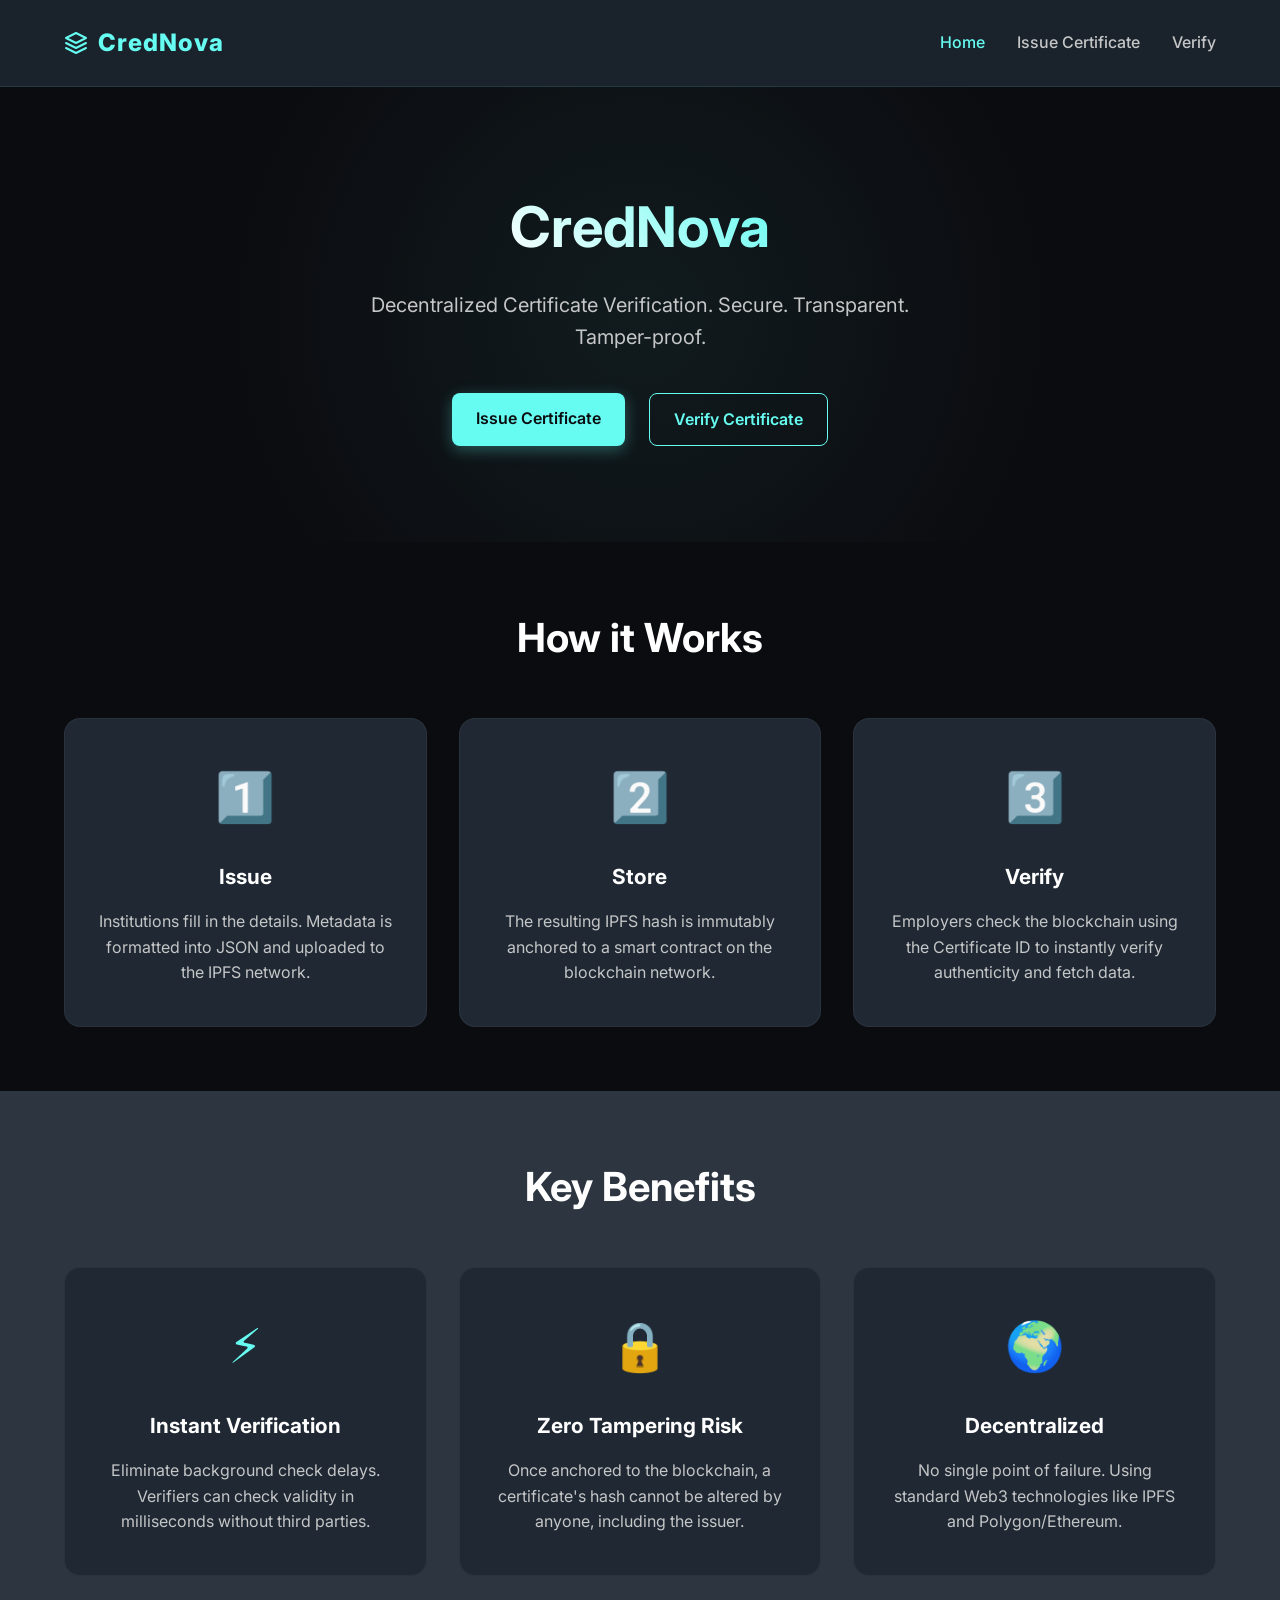
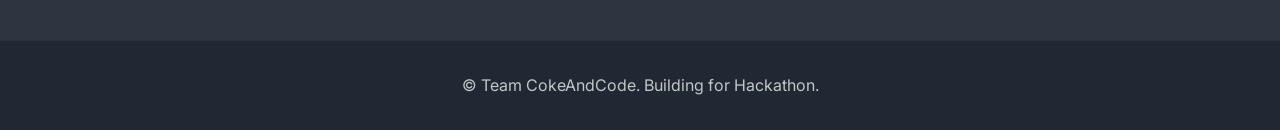
<file: client/index.html>
<!DOCTYPE html>
<html lang="en">
<head>
    <meta charset="UTF-8">
    <meta name="viewport" content="width=device-width, initial-scale=1.0">
    <title>CredNova | Decentralized Certificate Verification</title>
    <meta name="description" content="Secure, Transparent, and Tamper-proof digital certificate verification platform.">
    <link href="https://fonts.googleapis.com/css2?family=Inter:wght@400;500;600;700;800&display=swap" rel="stylesheet">
    <link rel="stylesheet" href="css/style.css">
</head>
<body>
    <nav class="navbar">
        <div class="brand">
            <svg width="24" height="24" viewBox="0 0 24 24" fill="none" stroke="currentColor" stroke-width="2" stroke-linecap="round" stroke-linejoin="round"><polygon points="12 2 2 7 12 12 22 7 12 2"></polygon><polyline points="2 17 12 22 22 17"></polyline><polyline points="2 12 12 17 22 12"></polyline></svg>
            CredNova
        </div>
        <div class="nav-links">
            <a href="index.html" class="active">Home</a>
            <a href="dashboard.html">Issue Certificate</a>
            <a href="verify.html">Verify</a>
        </div>
    </nav>

    <main class="hero">
        <h1>CredNova</h1>
        <p>Decentralized Certificate Verification. Secure. Transparent. Tamper-proof.</p>
        <div class="hero-btns">
            <a href="dashboard.html" class="btn btn-primary">Issue Certificate</a>
            <a href="verify.html" class="btn btn-secondary">Verify Certificate</a>
        </div>
    </main>

    <section class="section">
        <h2 class="section-title">How it Works</h2>
        <div class="grid-3">
            <div class="card">
                <div class="card-icon">1️⃣</div>
                <h3>Issue</h3>
                <p>Institutions fill in the details. Metadata is formatted into JSON and uploaded to the IPFS network.</p>
            </div>
            <div class="card">
                <div class="card-icon">2️⃣</div>
                <h3>Store</h3>
                <p>The resulting IPFS hash is immutably anchored to a smart contract on the blockchain network.</p>
            </div>
            <div class="card">
                <div class="card-icon">3️⃣</div>
                <h3>Verify</h3>
                <p>Employers check the blockchain using the Certificate ID to instantly verify authenticity and fetch data.</p>
            </div>
        </div>
    </section>

    <section class="section" style="background-color: var(--bg-surface-light);">
        <h2 class="section-title">Key Benefits</h2>
        <div class="grid-3">
            <div class="card">
                <div class="card-icon">⚡</div>
                <h3>Instant Verification</h3>
                <p>Eliminate background check delays. Verifiers can check validity in milliseconds without third parties.</p>
            </div>
            <div class="card">
                <div class="card-icon">🔒</div>
                <h3>Zero Tampering Risk</h3>
                <p>Once anchored to the blockchain, a certificate's hash cannot be altered by anyone, including the issuer.</p>
            </div>
            <div class="card">
                <div class="card-icon">🌍</div>
                <h3>Decentralized</h3>
                <p>No single point of failure. Using standard Web3 technologies like IPFS and Polygon/Ethereum.</p>
            </div>
        </div>
    </section>

    <footer>
        <p>&copy; Team CokeAndCode. Building for Hackathon.</p>
    </footer>
</body>
</html>
</file>
<file: client/css/style.css>
:root {
  --bg-main: #0b0c10;
  --bg-surface: #1f2833;
  --bg-surface-light: #2c3540;
  --text-main: #c5c6c7;
  --text-light: #ffffff;
  --accent-color: #66fcf1;
  --accent-hover: #45a29e;
  --danger-color: #ff4b4b;
  --success-color: #00e676;
  --card-radius: 16px;
  --btn-radius: 8px;
  --transition: all 0.3s ease;
  --font-family: 'Inter', system-ui, -apple-system, sans-serif;
}

* {
  box-sizing: border-box;
  margin: 0;
  padding: 0;
}

body {
  font-family: var(--font-family);
  background-color: var(--bg-main);
  color: var(--text-main);
  line-height: 1.6;
  min-height: 100vh;
  display: flex;
  flex-direction: column;
}

/* Typography */
h1, h2, h3, h4 {
  color: var(--text-light);
  font-weight: 700;
}

a {
  color: var(--accent-color);
  text-decoration: none;
  transition: var(--transition);
}

a:hover {
  text-shadow: 0 0 8px rgba(102, 252, 241, 0.6);
}

/* Navbar */
.navbar {
  display: flex;
  justify-content: space-between;
  align-items: center;
  padding: 1.5rem 5%;
  background: rgba(31, 40, 51, 0.8);
  backdrop-filter: blur(10px);
  border-bottom: 1px solid rgba(102, 252, 241, 0.1);
  position: sticky;
  top: 0;
  z-index: 100;
}

.brand {
  font-size: 1.5rem;
  font-weight: 800;
  color: var(--accent-color);
  letter-spacing: 1px;
  display: flex;
  align-items: center;
  gap: 10px;
}

.nav-links {
  display: flex;
  gap: 2rem;
  align-items: center;
}

.nav-links a {
  color: var(--text-main);
  font-weight: 500;
}

.nav-links a:hover, .nav-links a.active {
  color: var(--accent-color);
}

/* Buttons */
.btn {
  display: inline-block;
  padding: 0.8rem 1.5rem;
  border-radius: var(--btn-radius);
  font-weight: 600;
  cursor: pointer;
  border: none;
  transition: var(--transition);
  text-align: center;
  font-size: 1rem;
}

.btn-primary {
  background-color: var(--accent-color);
  color: var(--bg-main);
  box-shadow: 0 4px 15px rgba(102, 252, 241, 0.3);
}

.btn-primary:hover {
  background-color: var(--text-light);
  box-shadow: 0 6px 20px rgba(102, 252, 241, 0.5);
  transform: translateY(-2px);
}

.btn-secondary {
  background-color: transparent;
  color: var(--accent-color);
  border: 1px solid var(--accent-color);
}

.btn-secondary:hover {
  background-color: rgba(102, 252, 241, 0.1);
  transform: translateY(-2px);
}

.btn:disabled {
  opacity: 0.5;
  cursor: not-allowed;
  transform: none;
  box-shadow: none;
}

/* Hero Section */
.hero {
  flex: 1;
  display: flex;
  flex-direction: column;
  justify-content: center;
  align-items: center;
  text-align: center;
  padding: 6rem 1rem;
  background: radial-gradient(circle at center, rgba(69, 162, 158, 0.1) 0%, transparent 60%);
}

.hero h1 {
  font-size: 3.5rem;
  margin-bottom: 1rem;
  background: -webkit-linear-gradient(45deg, var(--text-light), var(--accent-color));
  -webkit-background-clip: text;
  -webkit-text-fill-color: transparent;
}

.hero p {
  font-size: 1.25rem;
  max-width: 600px;
  margin-bottom: 2.5rem;
  color: var(--text-main);
}

.hero-btns {
  display: flex;
  gap: 1.5rem;
}

/* Info Sections (How it works & Benefits) */
.section {
  padding: 4rem 5%;
}

.section-title {
  text-align: center;
  font-size: 2.5rem;
  margin-bottom: 3rem;
  color: var(--text-light);
}

.grid-3 {
  display: grid;
  grid-template-columns: repeat(auto-fit, minmax(280px, 1fr));
  gap: 2rem;
}

.card {
  background-color: var(--bg-surface);
  border-radius: var(--card-radius);
  padding: 2.5rem 2rem;
  text-align: center;
  border: 1px solid rgba(255, 255, 255, 0.05);
  transition: var(--transition);
  position: relative;
  overflow: hidden;
}

.card::before {
  content: '';
  position: absolute;
  top: 0; left: 0; right: 0; height: 3px;
  background: linear-gradient(90deg, var(--accent-hover), var(--accent-color));
  opacity: 0;
  transition: var(--transition);
}

.card:hover {
  transform: translateY(-10px);
  box-shadow: 0 15px 30px rgba(0,0,0,0.4);
  border-color: rgba(102, 252, 241, 0.2);
}

.card:hover::before {
  opacity: 1;
}

.card-icon {
  font-size: 3rem;
  color: var(--accent-color);
  margin-bottom: 1.5rem;
}

.card h3 {
  margin-bottom: 1rem;
  font-size: 1.3rem;
}

/* Form Styles for Dashboard / Verify */
.form-container {
  max-width: 600px;
  margin: 4rem auto;
  background-color: var(--bg-surface);
  padding: 3rem;
  border-radius: var(--card-radius);
  box-shadow: 0 10px 30px rgba(0, 0, 0, 0.3);
  border: 1px solid rgba(255,255,255,0.05);
}

.form-group {
  margin-bottom: 1.5rem;
  text-align: left;
}

.form-group label {
  display: block;
  margin-bottom: 0.5rem;
  font-weight: 500;
  color: var(--text-light);
}

.form-control {
  width: 100%;
  padding: 0.8rem 1rem;
  background-color: var(--bg-main);
  border: 1px solid rgba(255,255,255,0.1);
  border-radius: var(--btn-radius);
  color: var(--text-light);
  font-size: 1rem;
  font-family: var(--font-family);
  transition: var(--transition);
}

.form-control:focus {
  outline: none;
  border-color: var(--accent-color);
  box-shadow: 0 0 0 2px rgba(102, 252, 241, 0.2);
}

.wallet-status {
  background: var(--bg-surface-light);
  padding: 1rem;
  border-radius: var(--btn-radius);
  margin-bottom: 2rem;
  display: flex;
  justify-content: space-between;
  align-items: center;
  border-left: 4px solid var(--danger-color);
}

.wallet-status.connected {
  border-left-color: var(--success-color);
}

/* Result Box */
.result-box {
  margin-top: 2rem;
  padding: 1.5rem;
  border-radius: var(--btn-radius);
  background: var(--bg-surface-light);
  display: none;
}

.result-box.show {
  display: block;
  animation: fadeIn 0.5s ease forwards;
}

.result-box.success {
  border: 1px solid var(--success-color);
}

.result-box.error {
  border: 1px solid var(--danger-color);
}

.result-item {
  margin-bottom: 0.5rem;
  display: flex;
  justify-content: space-between;
  border-bottom: 1px solid rgba(255,255,255,0.05);
  padding-bottom: 0.5rem;
}
.result-item:last-child {
  border-bottom: none;
  margin-bottom: 0;
  padding-bottom: 0;
}
.result-label {
  color: var(--text-muted);
}
.result-value {
  color: var(--text-light);
  font-weight: 500;
  max-width: 60%;
  text-align: right;
  word-break: break-all;
}

/* Animations */
@keyframes fadeIn {
  from { opacity: 0; transform: translateY(10px); }
  to { opacity: 1; transform: translateY(0); }
}

/* Footer */
footer {
  text-align: center;
  padding: 2rem;
  background-color: var(--bg-surface);
  margin-top: auto;
  border-top: 1px solid rgba(255, 255, 255, 0.05);
}

/* Responsiveness */
@media (max-width: 768px) {
  .hero h1 { font-size: 2.5rem; }
  .nav-links { display: none; } /* Simplified for MVP */
  .hero-btns { flex-direction: column; }
  .form-container { margin: 2rem 1rem; padding: 2rem 1.5rem; }
}
</file>
